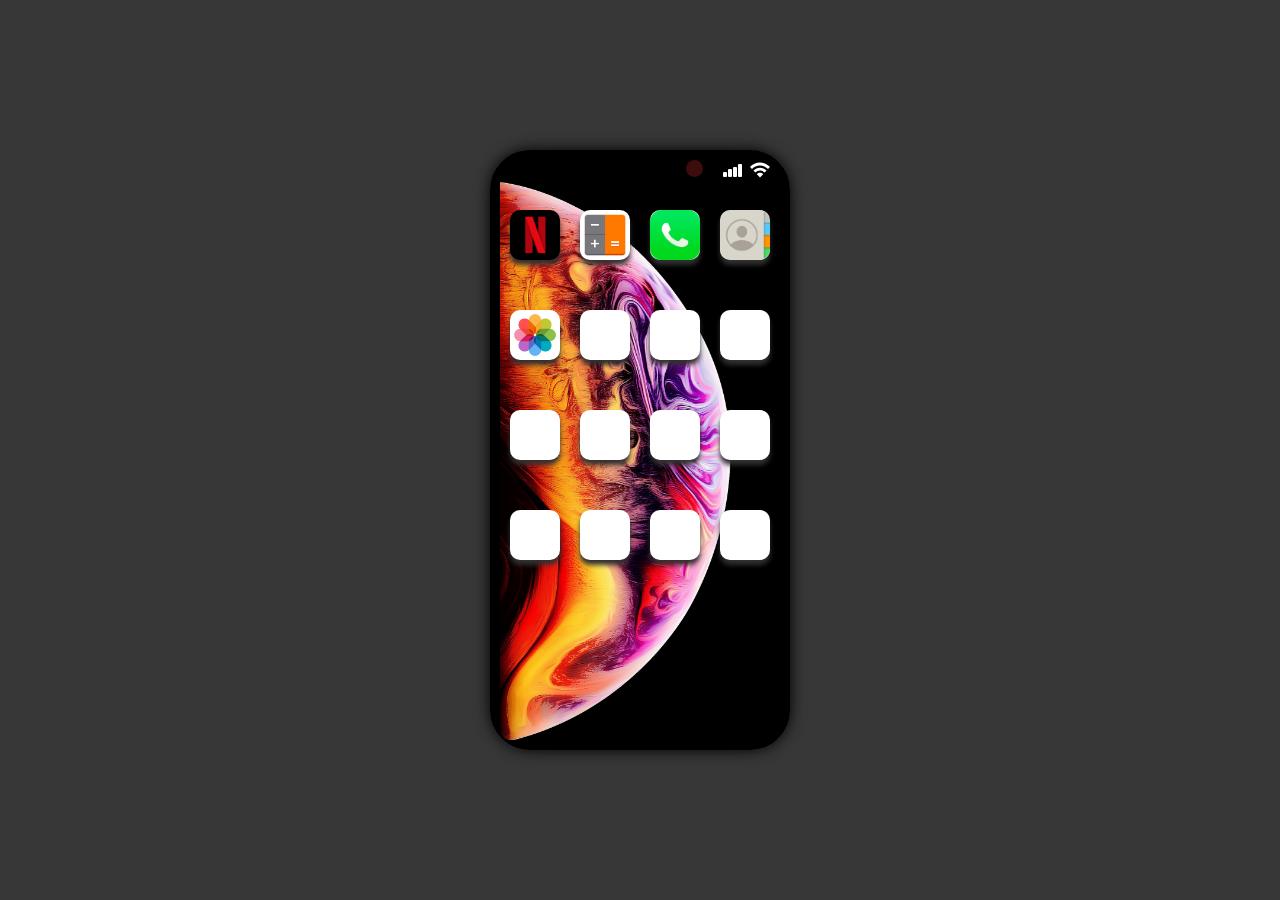
<file: index.html>
<!DOCTYPE html>
<html lang="en">
<head>
    <meta charset="UTF-8">
    <meta http-equiv="X-UA-Compatible" content="IE=edge">
    <meta name="viewport" content="width=device-width, initial-scale=1.0">
    <title>Iphone emulator</title>
    <link rel="stylesheet" href="style.css">
</head>
<body>
    <div class="wrapper">
        <div class="screen">
            <div class="lock-screen">
                <div class="time"></div>
            </div>
            <ul class="icons icons1">
                <a class="app" href="netflix.html"></a>
                <a class="app" href="calculator.html"></a>
                <a class="app"></a>
                <a class="app"></a>
            </ul>
            <ul class="icons">
                <a class="app-row2"></a>
                <a class="app-row2"></a>
                <a class="app-row2"></a>
                <a class="app-row2"></a>
            </ul>
            <ul class="icons">
                <a class="app-row3"></a>
                <a class="app-row3"></a>
                <a class="app-row3"></a>
                <a class="app-row3"></a>
            </ul>
            <ul class="icons">
                <a class="app-row4"></a>
                <a class="app-row4"></a>
                <a class="app-row4"></a>
                <a class="app-row4"></a>
            </ul>
            <div class="notch">
                <div class="camera"></div>
            </div>
            <div class="top-bar-icons">
                <div class="phone-signal">
                    <div class="line"></div>
                    <div class="line"></div>
                    <div class="line"></div>
                    <div class="line"></div>
                </div>
                <svg xmlns="http://www.w3.org/2000/svg" width="20" height="20" fill="white" viewBox="0 0 24 24"><path d="M8.213 16.984c.97-1.028 2.308-1.664 3.787-1.664s2.817.636 3.787 1.664l-3.787 4.016-3.787-4.016zm-1.747-1.854c1.417-1.502 3.373-2.431 5.534-2.431s4.118.929 5.534 2.431l2.33-2.472c-2.012-2.134-4.793-3.454-7.864-3.454s-5.852 1.32-7.864 3.455l2.33 2.471zm-4.078-4.325c2.46-2.609 5.859-4.222 9.612-4.222s7.152 1.613 9.612 4.222l2.388-2.533c-3.071-3.257-7.313-5.272-12-5.272s-8.929 2.015-12 5.272l2.388 2.533z"/></svg>
            </div>
            <div class="top-bar-time">
                <span></span>
            </div>
        </div>
    </div>
    <script src="main.js"></script>
</body>
</html>
</file>
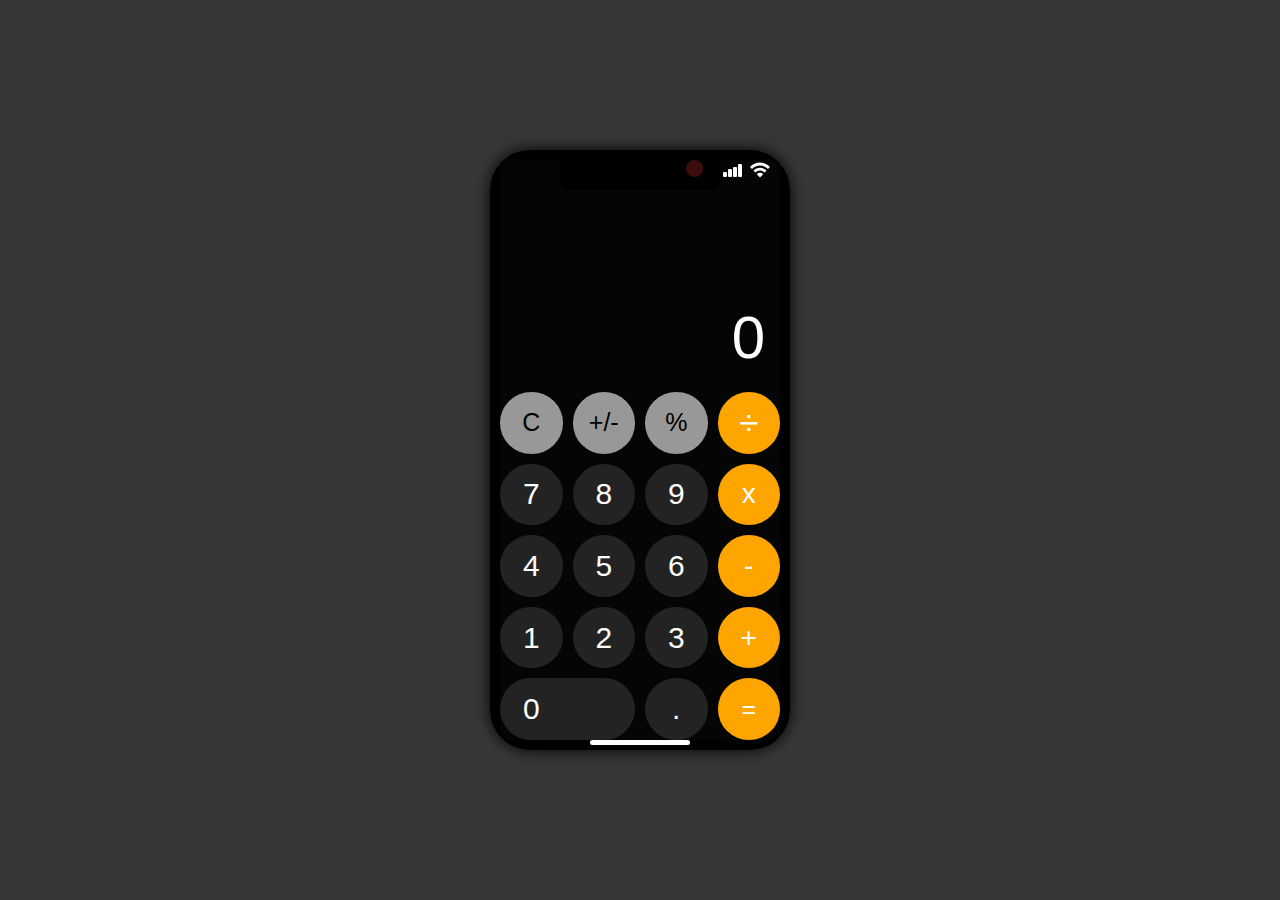
<file: calculator.html>
<!DOCTYPE html>
<html lang="en">
<head>
    <meta charset="UTF-8">
    <meta http-equiv="X-UA-Compatible" content="IE=edge">
    <meta name="viewport" content="width=device-width, initial-scale=1.0">
    <link rel="stylesheet" href="style.css">
    <title>Iphone emulator</title>
</head>
<body>
    <div class="wrapper">
        <div class="calculatorScreen">
            <div class="notch">
                <div class="camera"></div>
            </div>
            <div class="top-bar-time">
                <span></span>
            </div>
            <div class="calculatorDisplay">
                <p class="previousNumber"></p>
                <span class="mathSign"></span>
                <p class="currentNumber">0</p>
            </div>
            <div class="panel">
                <button class="clear gray">C</button>
                <button class="operator gray">+/-</button>
                <button class="operator gray">%</button>
                <button class="operator divisionSign">÷</button>
                <button class="number">7</button>
                <button class="number">8</button>
                <button class="number">9</button>
                <button class="operator">x</button>
                <button class="number">4</button>
                <button class="number">5</button>
                <button class="number">6</button>
                <button class="operator">-</button>
                <button class="number">1</button>
                <button class="number">2</button>
                <button class="number">3</button>
                <button class="operator">+</button>
                <button class="number zero">0</button>
                <button class="number">.</button>
                <button class="equals">=</button>
            </div>
            <div class="top-bar-icons">
                <div class="phone-signal">
                    <div class="line"></div>
                    <div class="line"></div>
                    <div class="line"></div>
                    <div class="line"></div>
                </div>
                <svg xmlns="http://www.w3.org/2000/svg" width="20" height="20" fill="white" viewBox="0 0 24 24"><path d="M8.213 16.984c.97-1.028 2.308-1.664 3.787-1.664s2.817.636 3.787 1.664l-3.787 4.016-3.787-4.016zm-1.747-1.854c1.417-1.502 3.373-2.431 5.534-2.431s4.118.929 5.534 2.431l2.33-2.472c-2.012-2.134-4.793-3.454-7.864-3.454s-5.852 1.32-7.864 3.455l2.33 2.471zm-4.078-4.325c2.46-2.609 5.859-4.222 9.612-4.222s7.152 1.613 9.612 4.222l2.388-2.533c-3.071-3.257-7.313-5.272-12-5.272s-8.929 2.015-12 5.272l2.388 2.533z"/></svg>
            </div>
            <div class="back-button">
                <button onclick="history.back()"></button>
            </div>
        </div>
    </div>
    <script src="./calculator.js"></script>
    <script src="main.js"></script>
</body>
</html>
</file>
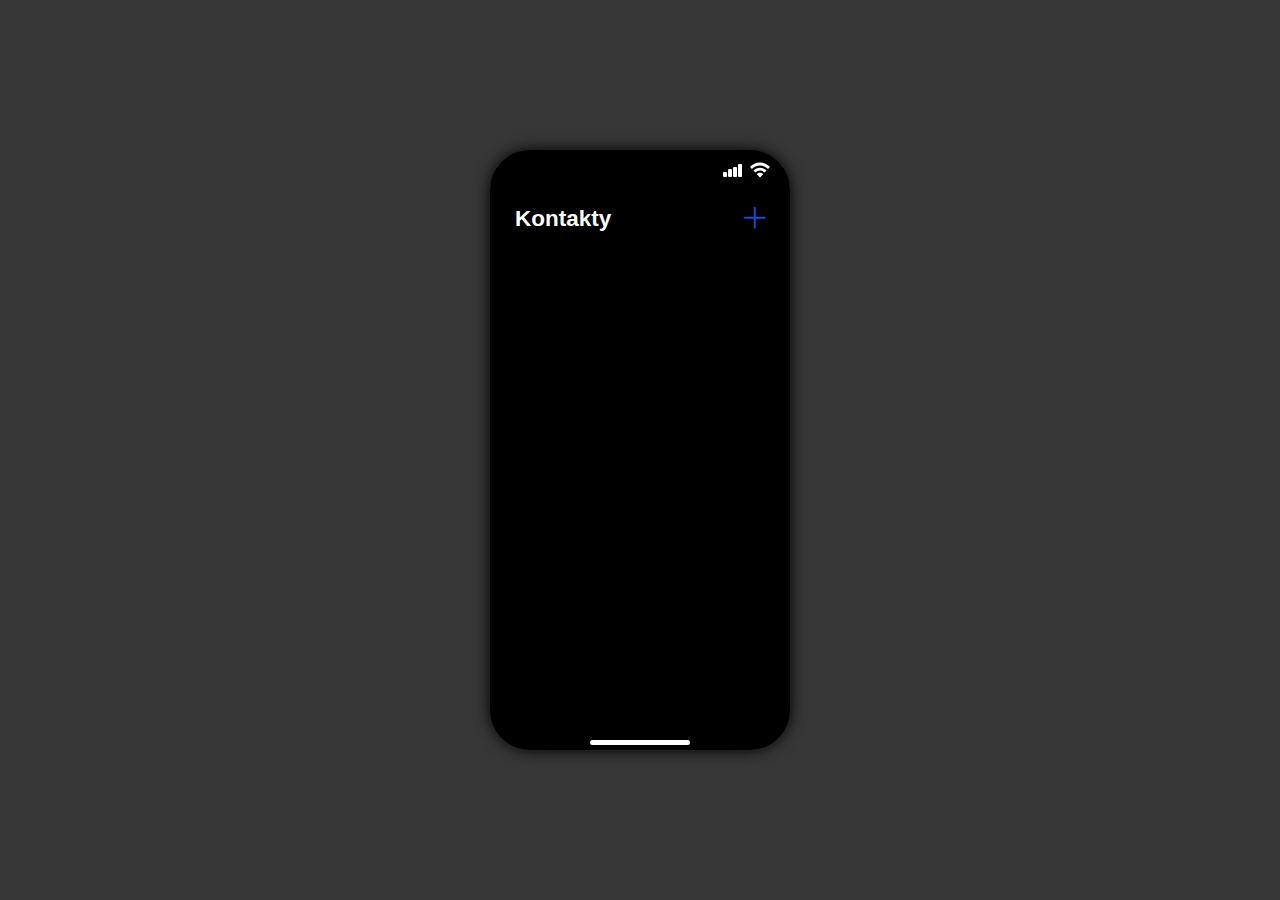
<file: contacts.html>
<!DOCTYPE html>
<html lang="en">
<head>
    <meta charset="UTF-8">
    <meta http-equiv="X-UA-Compatible" content="IE=edge">
    <meta name="viewport" content="width=device-width, initial-scale=1.0">
    <title>Iphone emulator</title>
    <link rel="stylesheet" href="style.css">
</head>
<body>
    <div class="wrapper">
        <div class="notch">
            <div class="camera"></div>
        </div>
        <div class="contacts-screen">
            <div class="top-bar-icons">
                <div class="phone-signal">
                    <div class="line"></div>
                    <div class="line"></div>
                    <div class="line"></div>
                    <div class="line"></div>
                </div>
                <svg xmlns="http://www.w3.org/2000/svg" width="20" height="20" fill="white" viewBox="0 0 24 24"><path d="M8.213 16.984c.97-1.028 2.308-1.664 3.787-1.664s2.817.636 3.787 1.664l-3.787 4.016-3.787-4.016zm-1.747-1.854c1.417-1.502 3.373-2.431 5.534-2.431s4.118.929 5.534 2.431l2.33-2.472c-2.012-2.134-4.793-3.454-7.864-3.454s-5.852 1.32-7.864 3.455l2.33 2.471zm-4.078-4.325c2.46-2.609 5.859-4.222 9.612-4.222s7.152 1.613 9.612 4.222l2.388-2.533c-3.071-3.257-7.313-5.272-12-5.272s-8.929 2.015-12 5.272l2.388 2.533z"/></svg>
            </div>
            <div class="top-bar-time">
                <span></span>
            </div>

            <div class="top-side-wrapper">
                <h2>Kontakty</h2>
                <div class="svg-wrapper">
                    <svg class="svg-plus" width="30px" height="30px" fill="blue" clip-rule="evenodd" fill-rule="evenodd" stroke-linejoin="round" stroke-miterlimit="2" viewBox="0 0 24 24" xmlns="http://www.w3.org/2000/svg"><path d="m11 11h-7.25c-.414 0-.75.336-.75.75s.336.75.75.75h7.25v7.25c0 .414.336.75.75.75s.75-.336.75-.75v-7.25h7.25c.414 0 .75-.336.75-.75s-.336-.75-.75-.75h-7.25v-7.25c0-.414-.336-.75-.75-.75s-.75.336-.75.75z" fill-rule="nonzero"/></svg>
                </div>
            </div>

            <div class="top-side-create disabled">
                <h2>Utwórz kontakt</h2>
                <svg class="svg-exit" fill="red" width="24" height="24" xmlns="http://www.w3.org/2000/svg" fill-rule="evenodd" clip-rule="evenodd"><path d="M11 21h8v-2l1-1v4h-9v2l-10-3v-18l10-3v2h9v5l-1-1v-3h-8v18zm10.053-9l-3.293-3.293.707-.707 4.5 4.5-4.5 4.5-.707-.707 3.293-3.293h-9.053v-1h9.053z"/></svg>
            </div>
            <div class="input-wrapper disabled">
                <label for="name">Imię</label>
                <input type="text" id="name">
                <label for="surname">Nazwisko</label>
                <input type="text" id="surname">
                <label for="phone">Numer telefonu</label>
                <input type="text" id="phone">
                <h3>Dodaj</h3>
            </div>

            <div class="contact-list-wrapper">
                <div class="contact-list">

                </div>
            </div>

            <div class="back-button">
                <button onclick="history.back()"></button>
            </div>
        </div>
    </div>
    <script src="main.js"></script>
    <script src="contacts.js"></script>
</body>
</html>
</file>
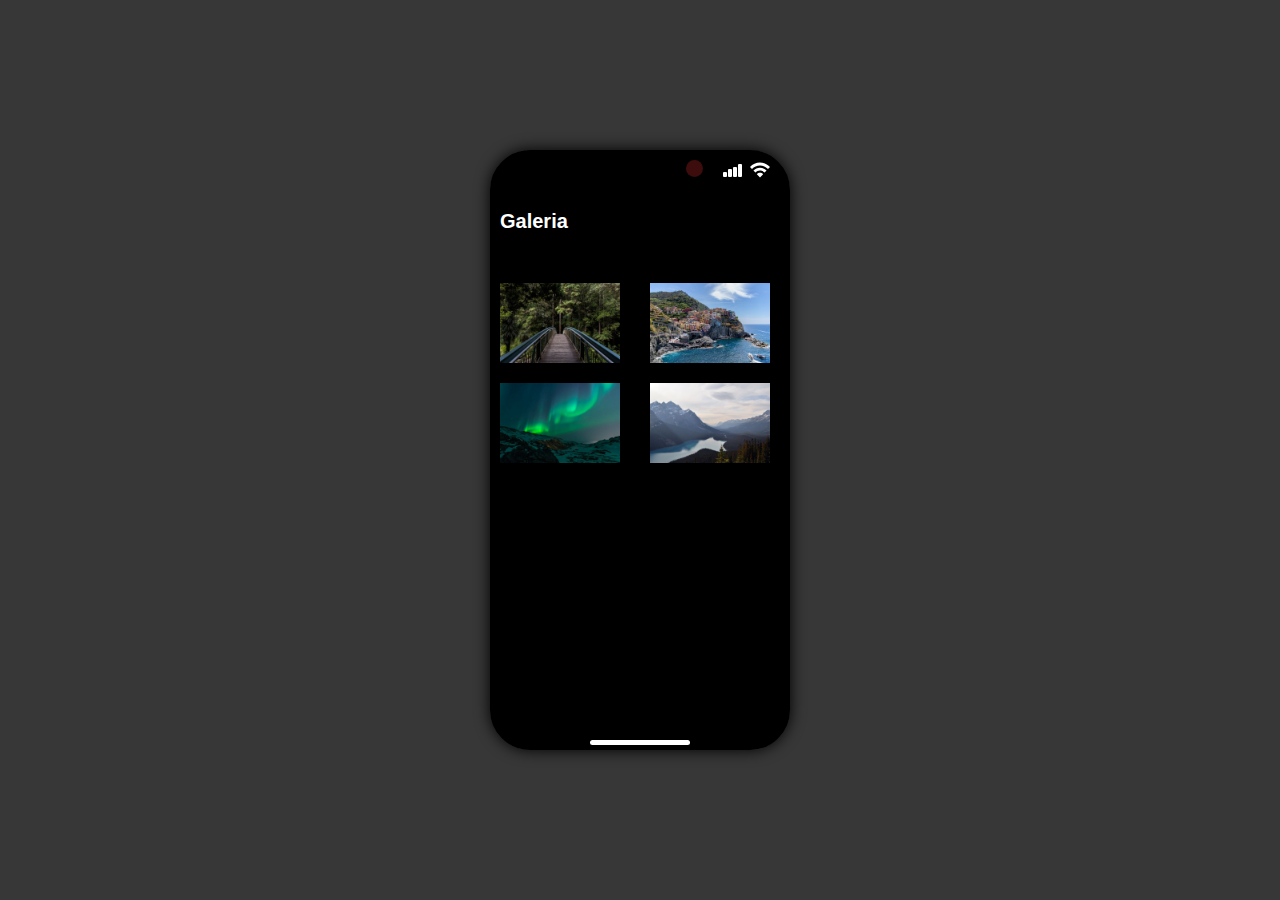
<file: gallery.html>
<!DOCTYPE html>
<html lang="en">
<head>
    <meta charset="UTF-8">
    <meta http-equiv="X-UA-Compatible" content="IE=edge">
    <meta name="viewport" content="width=device-width, initial-scale=1.0">
    <title>Iphone emulator</title>
    <link rel="stylesheet" href="style.css">
</head>
<body>
    <div class="wrapper">
        <div class="notch">
            <div class="camera"></div>
        </div>
        <div class="gallery-screen">
            <div class="top-bar-icons">
                <div class="phone-signal">
                    <div class="line"></div>
                    <div class="line"></div>
                    <div class="line"></div>
                    <div class="line"></div>
                </div>
                <svg xmlns="http://www.w3.org/2000/svg" width="20" height="20" fill="white" viewBox="0 0 24 24"><path d="M8.213 16.984c.97-1.028 2.308-1.664 3.787-1.664s2.817.636 3.787 1.664l-3.787 4.016-3.787-4.016zm-1.747-1.854c1.417-1.502 3.373-2.431 5.534-2.431s4.118.929 5.534 2.431l2.33-2.472c-2.012-2.134-4.793-3.454-7.864-3.454s-5.852 1.32-7.864 3.455l2.33 2.471zm-4.078-4.325c2.46-2.609 5.859-4.222 9.612-4.222s7.152 1.613 9.612 4.222l2.388-2.533c-3.071-3.257-7.313-5.272-12-5.272s-8.929 2.015-12 5.272l2.388 2.533z"/></svg>
            </div>
            <div class="top-bar-time">
                <span></span>
            </div>
            <div class="back-button">
                <button onclick="history.back()"></button>
            </div>
            <h1>Galeria</h1>
            <div class="gallery-grid">
                <img src="./img/forest.jpg" alt="forest">
                <img src="./img/beach.jpg" alt="beach">
                <img src="./img/lights.jpg" alt="lights">
                <img src="./img/mountains.jpg" alt="mountains">
            </div>
        </div>
    </div>
    <script src="main.js"></script>
</body>
</html>
</file>
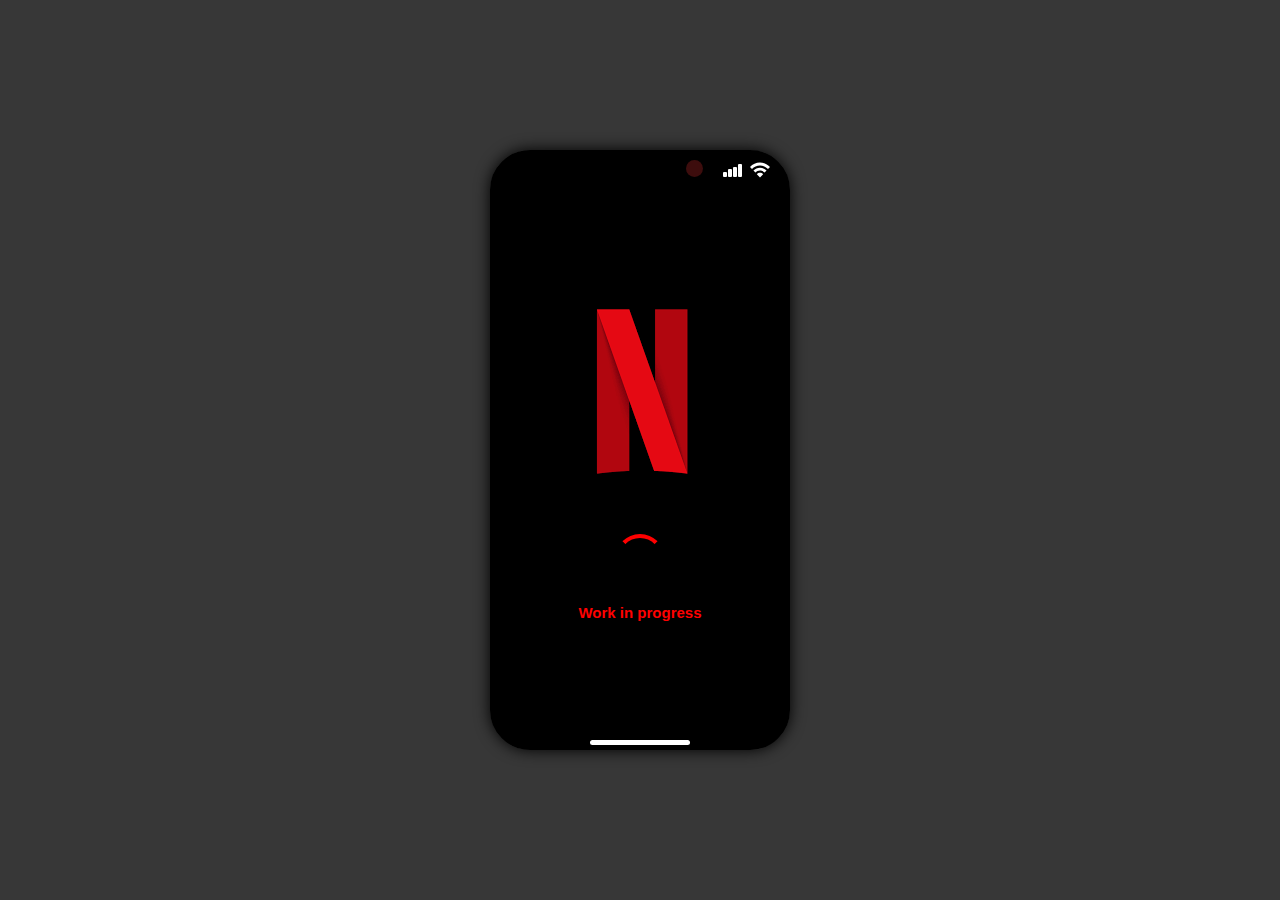
<file: netflix.html>
<!DOCTYPE html>
<html lang="en">
<head>
    <meta charset="UTF-8">
    <meta http-equiv="X-UA-Compatible" content="IE=edge">
    <meta name="viewport" content="width=device-width, initial-scale=1.0">
    <title>Iphone emulator</title>
    <link rel="stylesheet" href="style.css">
</head>
<body>
    <div class="wrapper">
        <div class="netflixScreen">
            <img src="./img/netflix-logo.png" alt="Netflix logo">
            <div class="loader"></div>
            <h2>Work in progress</h2>
            <div class="notch">
                <div class="camera"></div>
            </div>
            <div class="top-bar-time">
                <span></span>
            </div>
            <div class="top-bar-icons">
                <div class="phone-signal">
                    <div class="line"></div>
                    <div class="line"></div>
                    <div class="line"></div>
                    <div class="line"></div>
                </div>
                <svg xmlns="http://www.w3.org/2000/svg" width="20" height="20" fill="white" viewBox="0 0 24 24"><path d="M8.213 16.984c.97-1.028 2.308-1.664 3.787-1.664s2.817.636 3.787 1.664l-3.787 4.016-3.787-4.016zm-1.747-1.854c1.417-1.502 3.373-2.431 5.534-2.431s4.118.929 5.534 2.431l2.33-2.472c-2.012-2.134-4.793-3.454-7.864-3.454s-5.852 1.32-7.864 3.455l2.33 2.471zm-4.078-4.325c2.46-2.609 5.859-4.222 9.612-4.222s7.152 1.613 9.612 4.222l2.388-2.533c-3.071-3.257-7.313-5.272-12-5.272s-8.929 2.015-12 5.272l2.388 2.533z"/></svg>
            </div>
            <div class="back-button">
                <button onclick="history.back()"></button>
            </div>
        </div>
    </div>
    <script src="main.js"></script>
</body>
</html>
</file>
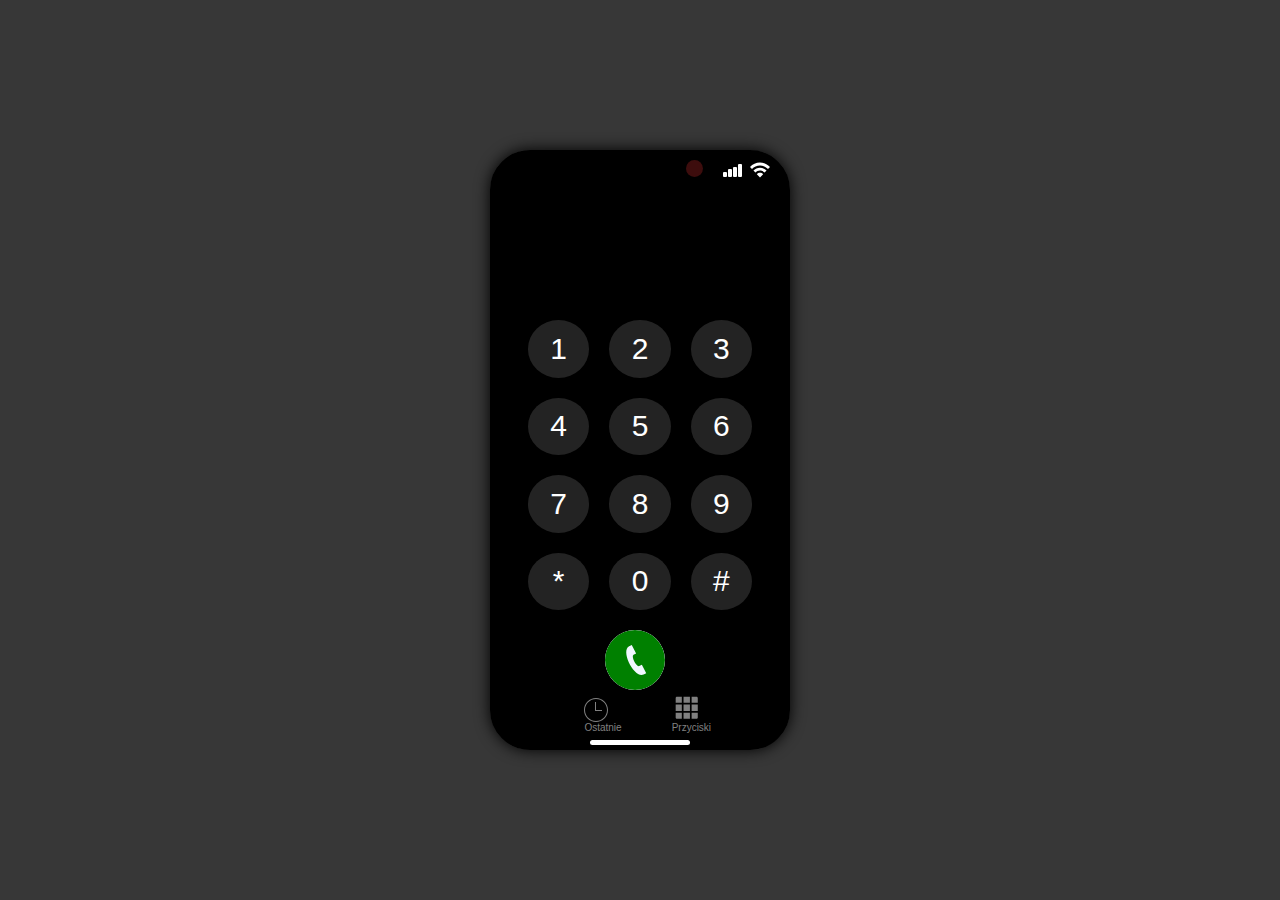
<file: telephone.html>
<!DOCTYPE html>
<html lang="en">
<head>
    <meta charset="UTF-8">
    <meta http-equiv="X-UA-Compatible" content="IE=edge">
    <meta name="viewport" content="width=device-width, initial-scale=1.0">
    <title>Iphone emulator</title>
    <link rel="stylesheet" href="style.css">
</head>
<body>
    <div class="wrapper">
        <div class="notch">
            <div class="camera"></div>
        </div>
        <div class="telephone-screen">
            <div class="top-bar-time">
                <span></span>
            </div>
                <div class="top-bar-icons">
                    <div class="phone-signal">
                        <div class="line"></div>
                        <div class="line"></div>
                        <div class="line"></div>
                        <div class="line"></div>
                    </div>
                    <svg xmlns="http://www.w3.org/2000/svg" width="20" height="20" fill="white" viewBox="0 0 24 24"><path d="M8.213 16.984c.97-1.028 2.308-1.664 3.787-1.664s2.817.636 3.787 1.664l-3.787 4.016-3.787-4.016zm-1.747-1.854c1.417-1.502 3.373-2.431 5.534-2.431s4.118.929 5.534 2.431l2.33-2.472c-2.012-2.134-4.793-3.454-7.864-3.454s-5.852 1.32-7.864 3.455l2.33 2.471zm-4.078-4.325c2.46-2.609 5.859-4.222 9.612-4.222s7.152 1.613 9.612 4.222l2.388-2.533c-3.071-3.257-7.313-5.272-12-5.272s-8.929 2.015-12 5.272l2.388 2.533z"/></svg>
                </div>
                <!-- <div class="notch">
                    <div class="camera"></div>
                </div> -->

                <div class="telephone-panel">
                    <p class="current-number"></p>
                </div>

                <div class="numbers">
                    <button>1</button>
                    <button>2</button>
                    <button>3</button>
                    <button>4</button>
                    <button>5</button>
                    <button>6</button>
                    <button>7</button>
                    <button>8</button>
                    <button>9</button>
                    <button>*</button>
                    <button>0</button>
                    <button>#</button>
                </div>
                <div class="title-and-input disabled">
                    <h1>Ostatnie połączenia</h1>
                    <div class="search-field">
                        <input type="text" placeholder="Szukaj" class="input-search">
                    </div>
                </div>
                <div class="list-of-calls disabled">
                </div>
            <div class="bottom-side">
                <svg class="telephone-svg" xmlns="http://www.w3.org/2000/svg" width="60" height="60" fill="green" viewBox="0 0 24 24"><path d="M12 0c-6.627 0-12 5.373-12 12s5.373 12 12 12 12-5.373 12-12-5.373-12-12-12zm3.445 17.827c-3.684 1.684-9.401-9.43-5.8-11.308l1.053-.519 1.746 3.409-1.042.513c-1.095.587 1.185 5.04 2.305 4.497l1.032-.505 1.76 3.397-1.054.516z"/></svg>
                <div class="bottom-bar-wrapper">
                    <div class="latest-calls">
                        <a class="latest-calls-link" href="#">
                        <svg fill="gray" width="24" height="24" xmlns="http://www.w3.org/2000/svg" fill-rule="evenodd" clip-rule="evenodd"><path d="M12 0c6.623 0 12 5.377 12 12s-5.377 12-12 12-12-5.377-12-12 5.377-12 12-12zm0 1c6.071 0 11 4.929 11 11s-4.929 11-11 11-11-4.929-11-11 4.929-11 11-11zm0 11h6v1h-7v-9h1v8z"/></svg>
                        Ostatnie
                        </a>
                    </div>
                    <div class="numbers">
                        <a class="numbers-link" href="#">
                        <svg fill="gray" stroke-linejoin="round" stroke-miterlimit="2" viewBox="0 0 24 24" xmlns="http://www.w3.org/2000/svg"><path d="m8 16h-5v4c0 .621.52 1 1 1h4zm6.6 5v-5h-5.2v5zm6.4-5h-5v5h4c.478 0 1-.379 1-1zm0-1.4v-5.2h-5v5.2zm-18-5.2v5.2h5v-5.2zm11.6 0h-5.2v5.2h5.2zm1.4-6.4v5h5v-4c0-.478-.379-1-1-1zm-8 5v-5h-4c-.62 0-1 .519-1 1v4zm6.6-5h-5.2v5h5.2z" fill-rule="nonzero"/></svg>
                        Przyciski
                        </a>
                    </div>
                </div>
            </div>
            <div class="bottom-side-latest-calls">
                <div class="bottom-bar-wrapper">
                    <div class="latest-calls">
                        <a class="latest-calls-link" href="#">
                        <svg fill="gray" width="24" height="24" xmlns="http://www.w3.org/2000/svg" fill-rule="evenodd" clip-rule="evenodd"><path d="M12 0c6.623 0 12 5.377 12 12s-5.377 12-12 12-12-5.377-12-12 5.377-12 12-12zm0 1c6.071 0 11 4.929 11 11s-4.929 11-11 11-11-4.929-11-11 4.929-11 11-11zm0 11h6v1h-7v-9h1v8z"/></svg>
                        Ostatnie
                        </a>
                    </div>
                    <div class="numbers">
                        <a class="numbers-link" href="#">
                        <svg fill="gray" stroke-linejoin="round" stroke-miterlimit="2" viewBox="0 0 24 24" xmlns="http://www.w3.org/2000/svg"><path d="m8 16h-5v4c0 .621.52 1 1 1h4zm6.6 5v-5h-5.2v5zm6.4-5h-5v5h4c.478 0 1-.379 1-1zm0-1.4v-5.2h-5v5.2zm-18-5.2v5.2h5v-5.2zm11.6 0h-5.2v5.2h5.2zm1.4-6.4v5h5v-4c0-.478-.379-1-1-1zm-8 5v-5h-4c-.62 0-1 .519-1 1v4zm6.6-5h-5.2v5h5.2z" fill-rule="nonzero"/></svg>
                        Przyciski
                        </a>
                    </div>
                </div>
            </div>
            <div class="back-button">
                <button onclick="history.back()"></button>
            </div>
        </div>
    </div>
    <script src="main.js"></script>
    <script src="telephone.js"></script>
</body>
</html>
</file>
<file: style.css>
/* global settings */

* {
    font-family: Arial, Helvetica, sans-serif;
    margin: 0;
    padding: 0;
    box-sizing: border-box;
}

html, body {
    font-size: 10px;
    background-color: rgb(55, 55, 55);
    height: 100%;
    display: flex;
    justify-content: center;
}

h1 {
    color: white;
}

.wrapper {
    margin: auto;
    height: 60rem;
    width: 30rem;
    border: 10px solid;
    border-radius: 40px;
    position: relative;
    box-shadow: 0px 0px 15px;
}

.screen {
    display: flex;
    justify-content: flex-start;
    flex-direction: column;
    width: 100%;
    height: 100%;
    border-radius: 10px;
    background-image: url(./img/wallpaper.jpeg);
    background-size: cover;
}

 .notch {
    display: flex;
    position: absolute;
    top: 0;
    left: 6rem;
    justify-content: flex-end;
    height: 3rem;
    width: 16rem;
    border-radius: 0px 0px 10px 10px;
    background-color: black;
}

.camera {
    margin-right: 1.7rem;
    background-color: rgb(61, 13, 13);
    width: 1.7rem;
    height: 1.7rem;
    border-radius: 40px;
} 

.top-bar-icons {
    width: 100%;
    height: 3rem;
    top: 0;
    position: absolute;
    display: flex;
    justify-content: flex-end;
}

/*  */
/*  */
/* styling the phone signal */
/*  */
/*  */
.phone-signal {
    display: flex;
    align-items: flex-end;
    position: absolute;
    top: 0.4rem;
    right: 3.5rem;
    margin-right: 0.3rem;
}

.line:nth-child(1) {
    background-color: white;
    height: 0.5rem;
    width: 0.4rem;
    border-radius: 0.1rem;
    margin-right: 0.1rem;
}

.phone-signal .line:nth-child(2) {
    background-color: white;
    height: 0.8rem;
    width: 0.4rem;
    border-radius: 0.1rem;
    margin-right: 0.1rem;
}

.phone-signal .line:nth-child(3) {
    background-color: white;
    height: 1rem;
    width: 0.4rem;
    border-radius: 0.1rem;
    margin-right: 0.1rem;
}

.phone-signal .line:nth-child(4) {
    background-color: white;
    height: 1.3rem;
    width: 0.4rem;
    border-radius: 0.1rem;
}

.top-bar-time {
    z-index: 10;
    width: 100%;
    height: 3rem;
    top: 0;
    position: absolute;
    display: flex;
}

.top-bar-time span {
    margin-left: 1.7rem;
    font-weight: bold;
    font-size: 1.7rem;
    height: 4rem;
    width: 4rem;
    color: white;
}

svg {
    margin-right: 1rem;
}

.icons {
    display: flex;
    flex-wrap: wrap;
    margin-bottom: 5rem;
    justify-content: space-around;
}

.icons1 {
    margin-top: 5rem;
}

.icons2 {
    justify-content: flex-start;
    margin-left: 1rem;
}

.icons a {
    list-style-type: none;
    z-index: 1;
    background-color: white;
    color: rgb(50, 48, 48);
    width: 5rem;
    height: 5rem;
    border-radius: 10px;
    box-shadow: 0px 5px 5px;
    cursor: pointer;
    transition: 0.5s;
}

.app:nth-child(1) {
    background-image: url(./img/netflix-logo.png);
    background-size: cover;
}

.app:nth-child(2) {
    background-image: url(./img/calculator-logo.png);
    background-size: cover;
}

.app:nth-child(3) {
    background-image: url(./img/telephone-logo.png);
    background-size: cover;
}

.app:nth-child(4) {
    background-image: url(./img/contacts-logo.png);
    background-size: cover;
}

.app-row2:nth-child(1) {
    background-image: url(./img/gallery.jpg);
    background-size: cover;
}

.icons a:hover {
    transform: scale(1.05);
    filter: rgb(12, 12, 12);
    filter: grayscale(0.7);
    transition: all .2s ease-in-out;
}

/*  */
/*  */
/* Styling calculator */
/*  */
/*  */


.calculatorScreen {
    font-family: Arial, Helvetica, sans-serif;
    width: 100%;
    height: 100%;
    display: flex;
    justify-content: center;
    align-items: center;
    flex-wrap: wrap;
    border-radius: 10px;
    background-color: rgb(5, 5, 5);
    color: white;
}

.calculatorDisplay {
    display: flex;
    justify-content: flex-end;
    align-items: flex-end;
    padding: 2rem 1.5rem;
    font-size: 6rem;
    width: 100%;
    height: 40%;
    text-align: right;
}

.calculatorScreen button {
    background: transparent;
    font-size: 3rem;
    border-radius: 50%;
    border: none;
    background-color: rgb(35, 35, 35);
    color: white;
}

.calculatorScreen .panel {
    width: 100%;
    height: 60%;
    display: grid;
    grid-template-columns: repeat(4, 1fr);
    grid-template-rows: repeat(5, 1fr);
    gap: 1rem;
}

.calculatorScreen .operator {
    font-size: 2.8rem;
    background-color: orange;
}

.calculatorScreen .clear, .calculatorScreen .gray, .calculatorScreen .equals {
    background-color: orange;
    font-size: 2.5rem;
}

.calculatorScreen .active {
    background-color: white;
    color: orange;
    transition: all 0.4s ease-in-out;
}

.calculatorScreen .zero {
    grid-row: 5/6;
    grid-column: -5/-3;
    border-radius: 35px;
    text-align: left;
    padding-left: 2.3rem;
}

.calculatorScreen .gray {
    background-color: rgb(152, 152, 152);
    color:rgb(0, 0, 0);
}

.calculatorScreen .divisionSign {
    font-size: 3.5rem;
}

.calculatorScreen .currentNumber {
    overflow: hidden;
}


/*  */
/*  */
/* Styling netflix */
/*  */
/*  */


.netflixScreen {
    font-family: Arial, Helvetica, sans-serif;
    width: 100%;
    height: 100%;
    display: flex;
    justify-content: center;
    align-items: center;
    flex-direction:column;
    border-radius: 10px;
    background-color: rgb(0, 0, 0);
    color: red;
}

.loader {
    margin-top: 3rem;
    margin-bottom: 2rem;
    border: 0.4rem solid #000000;
    border-top: 0.4rem solid #ff0000; 
    border-radius: 50%;
    width: 5rem;
    height: 5rem;
    animation: spin 1s infinite;
}
  
@keyframes spin {
    0% { transform: rotate(0deg); }
    100% { transform: rotate(360deg); }
}


/*  */
/*  */
/* Styling the telephone app */
/*  */
/*  */

.telephone-screen {
    display: flex;
    align-content: flex-end;
    justify-content: center;
    flex-wrap: wrap;
    flex-direction: row;
    width: 100%;
    height: 100%;
    background-color: #000000;
    border-radius: 10px;
}

.telephone-screen h1 {
    margin-top: 4rem;
}

.telephone-screen .numbers {
    width: 80%;
    height: 50%;
    display: grid;
    grid-template-columns: repeat(3, 1fr);
    grid-template-rows: repeat(4, 1fr);
    gap: 2rem;
    margin-bottom: 2rem;
}

.telephone-screen .telephone-svg {
    background-color: aliceblue;
    border-radius: 50%;
}

.telephone-screen button {
    background: transparent;
    font-size: 3rem;
    border-radius: 50%;
    border: none;
    background-color: rgb(35, 35, 35);
    color: white;
}

.telephone-panel {
    font-size: 3rem;
    color: white;
    display: flex;
    justify-content: center;
    align-items: center;
    width: 100%;
    height: 40%;
}

.telephone-screen .bottom-side {
    display: flex;
    flex-direction: column;
    align-items: center;
}

.telephone-screen .bottom-bar-wrapper {
    display: flex;
    justify-content: center;
    height: 5rem;
    width: 3rem;
    align-items: center;
    gap: 5rem;
}

.telephone-screen .latest-calls, .numbers {
    display: flex;
}

.telephone-screen .latest-calls, .numbers {
    fill: blue;
}

.telephone-screen a {
    display: flex;
    flex-direction: column;
    text-decoration: none;
    color: gray;
}

.telephone-screen a:hover svg {
    color: rgb(67, 109, 218);
    fill:rgb(67, 109, 218)
}

.telephone-screen a > p {
    color: gray;
}
.telephone-screen a:hover {
    color: rgb(67, 109, 218);
}

.telephone-screen .bottom-side-latest-calls {
    display: none;
}

.telephone-screen .bottom-side-latest-calls.active {
    display: flex;
    flex-direction: column;
    align-items: center;
    justify-content: flex-end;
}

.telephone-screen .bottom-side-latest-calls.active .telephone-svg {
    fill: red;
}

.telephone-screen .bottom-side.disabled {
    display: none;
}

.telephone-screen.disabled, .numbers.disabled, .bottom-side.disabled {
    display: none;
}

.telephone-screen .list-of-calls, .contact-list {
    display: flex;
    width: 100%;
    height: 70%;
    align-items: flex-start;
    justify-content: flex-start;
    flex-direction: column;
    overflow-y: scroll;
    color: white;
}

.telephone-screen .list-of-calls div {
    width: 100%;
    display: flex;
    justify-content: space-between;
    align-items: center;
    padding: 1rem;
    font-size: 1.5rem;
    border-top: rgb(76, 68, 68) 1px solid;
}

.telephone-screen .list-of-calls .search-field {
    border: 0;
    width: 100%;

}

.telephone-screen .title-and-input {
    width: 100%;
}

.telephone-screen .title-and-input input {
    width: 100%;
    height: 3rem;
    padding-left: 1rem;
    margin-bottom: 1rem;
    background-color: #000000;
    color: gray;
    border: rgb(76, 68, 68) 1px solid;
}

.telephone-screen .list-of-calls h3 {
    color: white;
    letter-spacing: 1px;
    font-size: 1.5rem;
}

.telephone-screen .title-and-input h1 {
    margin-top: 9rem;
    margin-bottom: 1rem;
}

.telephone-screen .list-of-calls.disabled {
    display: none;
}

.telephone-screen .title-and-input.disabled {
    display: none;
}



/* contact app styling */


.contacts-screen {
    display: flex;
    position: relative;
    width: 100%;
    height: 100%;
    background-color: #000000;
    color: white;
    border-radius: 10px;
}

.contacts-screen .top-side-wrapper, .top-side-create {
    display: flex;
    align-items: center;
    justify-content: space-between;
    padding-left: 1.5rem;
    height: 10%;
    width: 100%;
    position: absolute;
    top: 3rem;
    right: 0;
    font-size: 1.5rem;
}

.contacts-screen .input-wrapper {
    display: flex;
    width: 80%;
    position: absolute;
    top: 10rem;
    left: 0;
    padding-left: 1.5rem;
    flex-direction: column;
    gap: 1rem;
    font-size: 1.3rem;
    
}

.contacts-screen input {
    border: rgb(76, 68, 68) 1px solid;
    background-color: #000000;
    color: gray;
    height: 2.5rem;
}

.contacts-screen .input-wrapper h3 {
    cursor: pointer;
    margin: auto;
    margin-top: 25rem;
    width: 15%;
    color:rgb(21, 76, 215);
    font-size: 1.5rem;
}

.contacts-screen .top-side-wrapper.disabled, .top-side-create.disabled, .input-wrapper.disabled {
    display: none;
}

.contacts-screen .svg-plus {
    fill:rgb(21, 76, 215);
    cursor: pointer;
}

.contacts-screen .svg-exit {
    cursor: pointer;
}

.contacts-screen .contact-list.disabled {
    display: none;
}

.contacts-screen .contact-list-wrapper {
    width: 100%;
}

.contacts-screen .contact-list {
    margin-top: 10rem;
    padding-left: 1.5rem;
    display: flex;
    gap: 2rem;
    font-size: 1.3rem;
    overflow-y:scroll;
    
}

.contacts-screen .list-item-wrapper {
    display: flex;
    gap: 0.5rem;
}

.contacts-screen .contact-list p {
    color: gray;
}

.contacts-screen .list-item {
    display: flex;
    width: 100%;
    justify-content: space-between;
}

.gallery-screen {
    background-color: black;
    height: 100%;
    border-radius: 20px;
}

.gallery-screen .gallery-grid {
    padding-top: 5rem;
    gap: 2rem;
    display: grid;
    grid-template-columns: 1fr 1fr;
}

.gallery-screen img {
    height: 8rem;

}

.gallery-screen h1 {
    padding-top: 5rem;
}

/* button for returning to home screen */

.back-button button {
    position: absolute;
    bottom: -0.5rem;
    right: 9rem;
    border: none;
    width: 10rem;
    height: 0.5rem;
    border-radius: 1rem;
    background-color: white;
}
</file>
